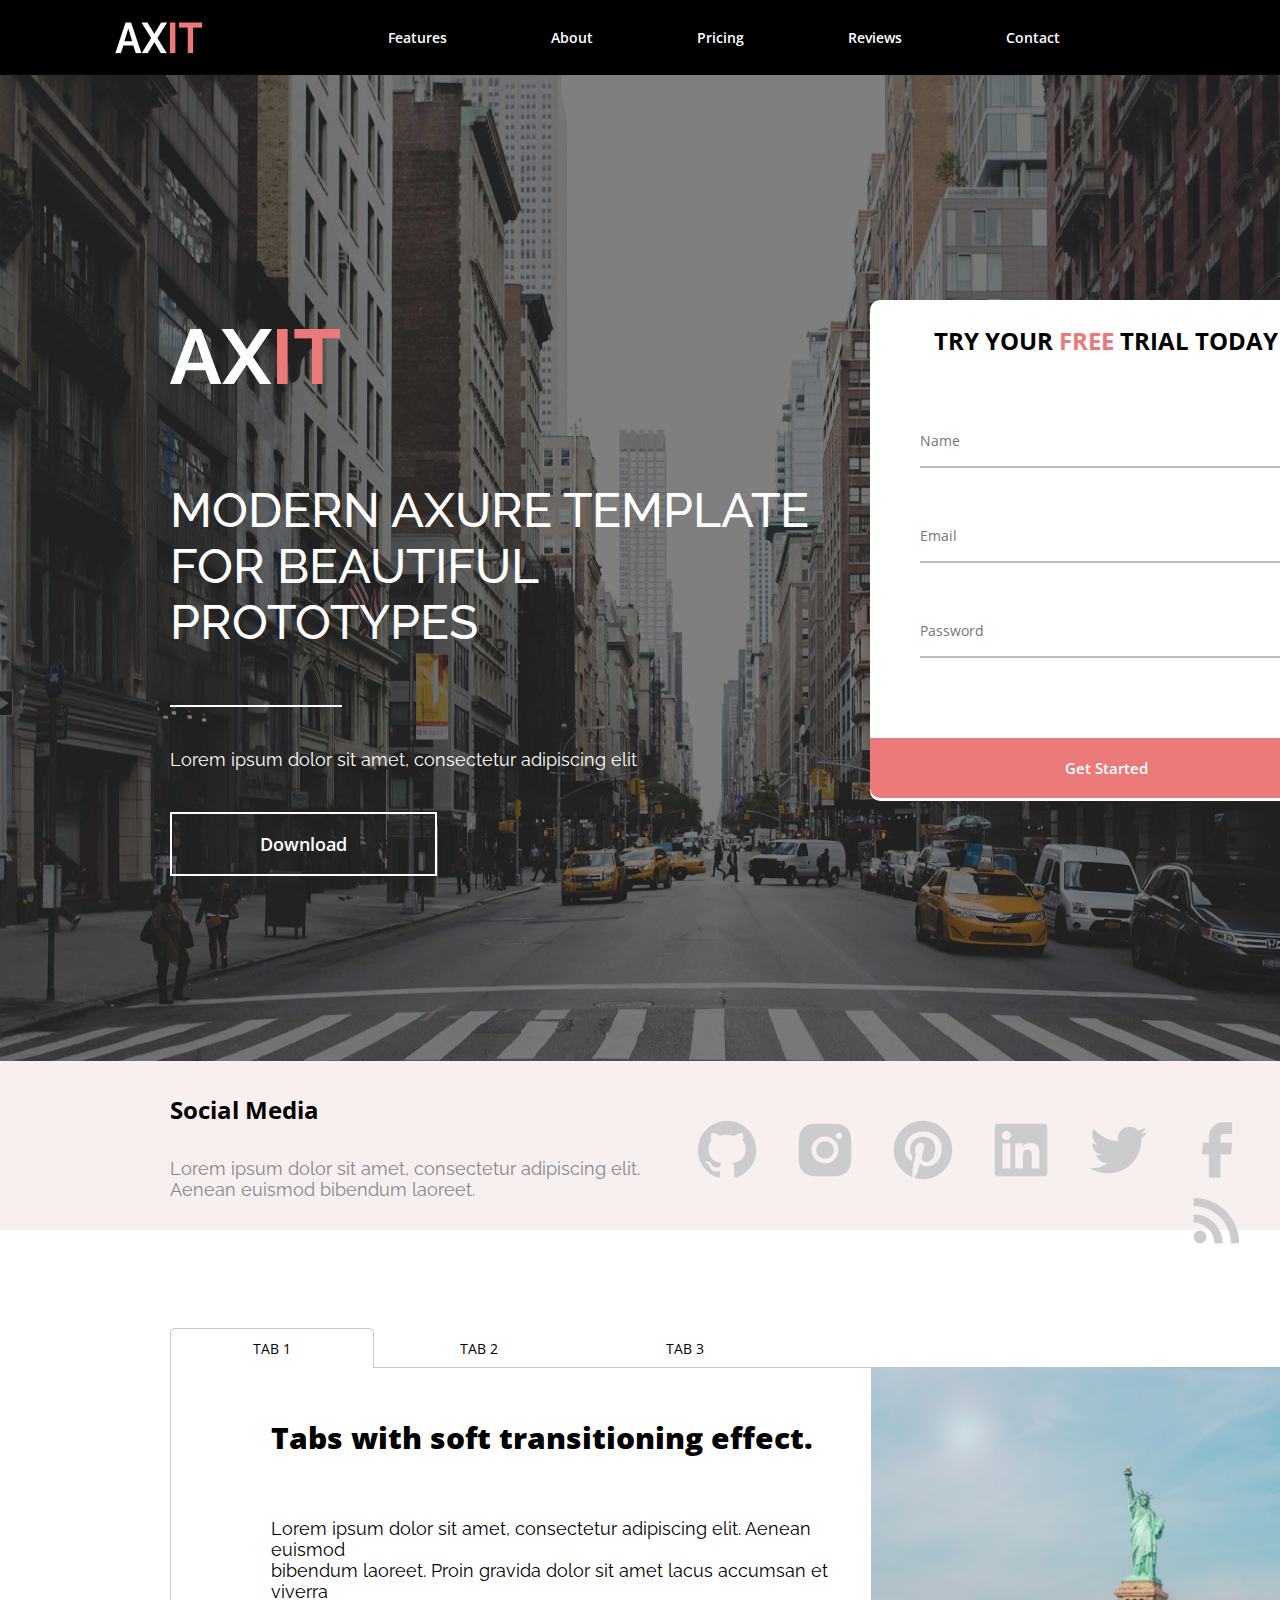
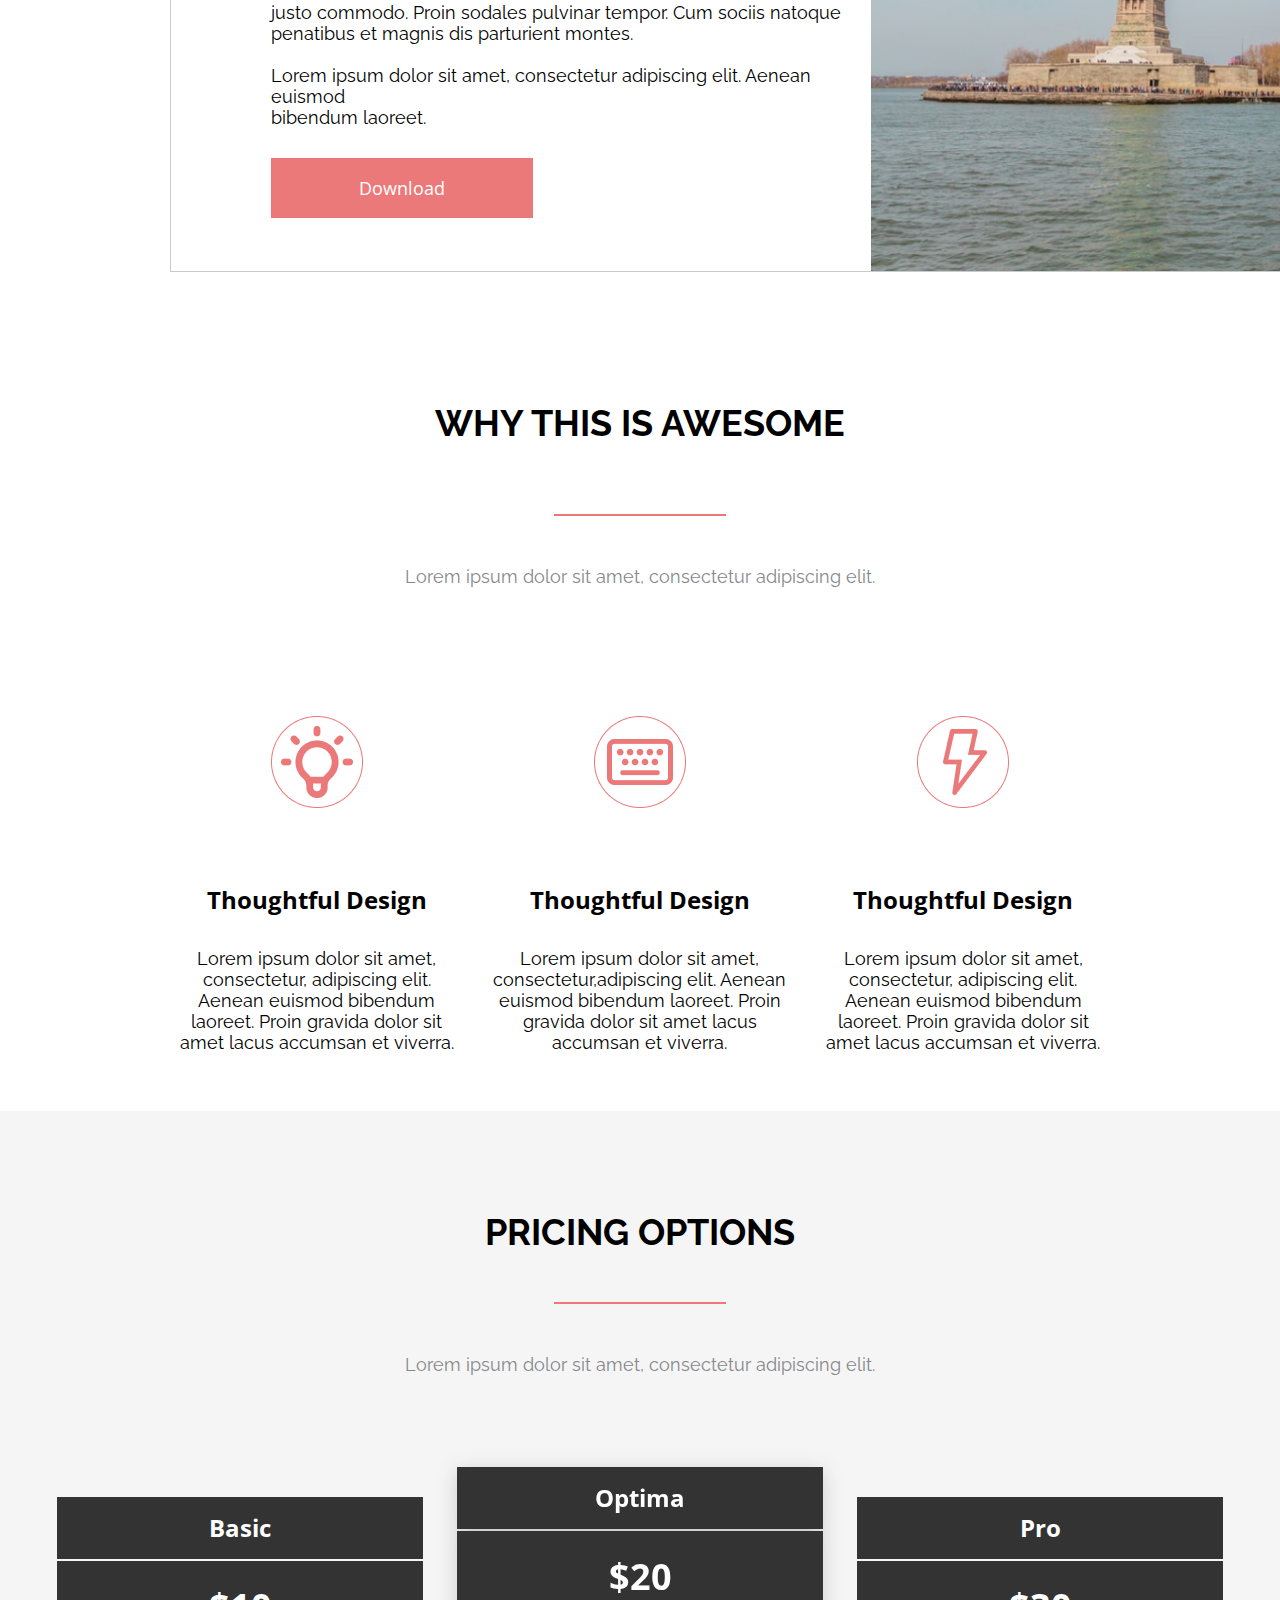
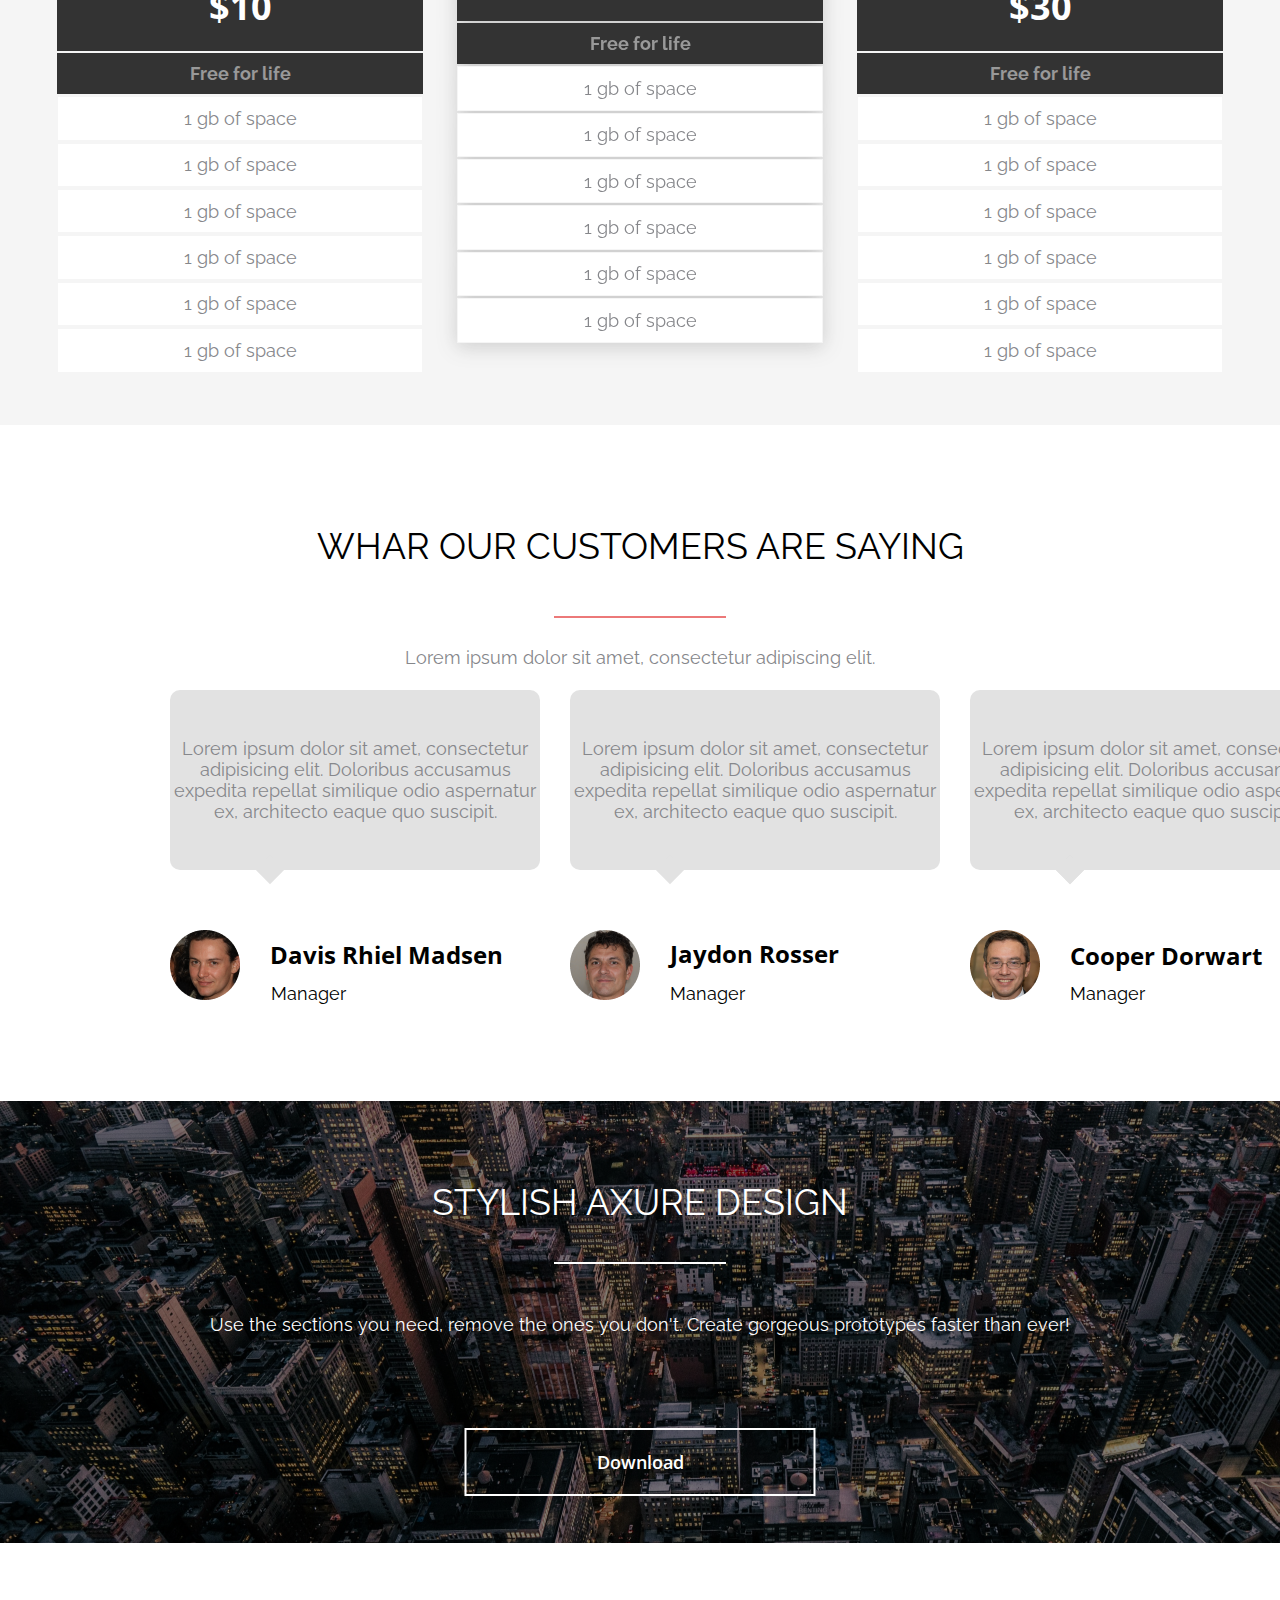
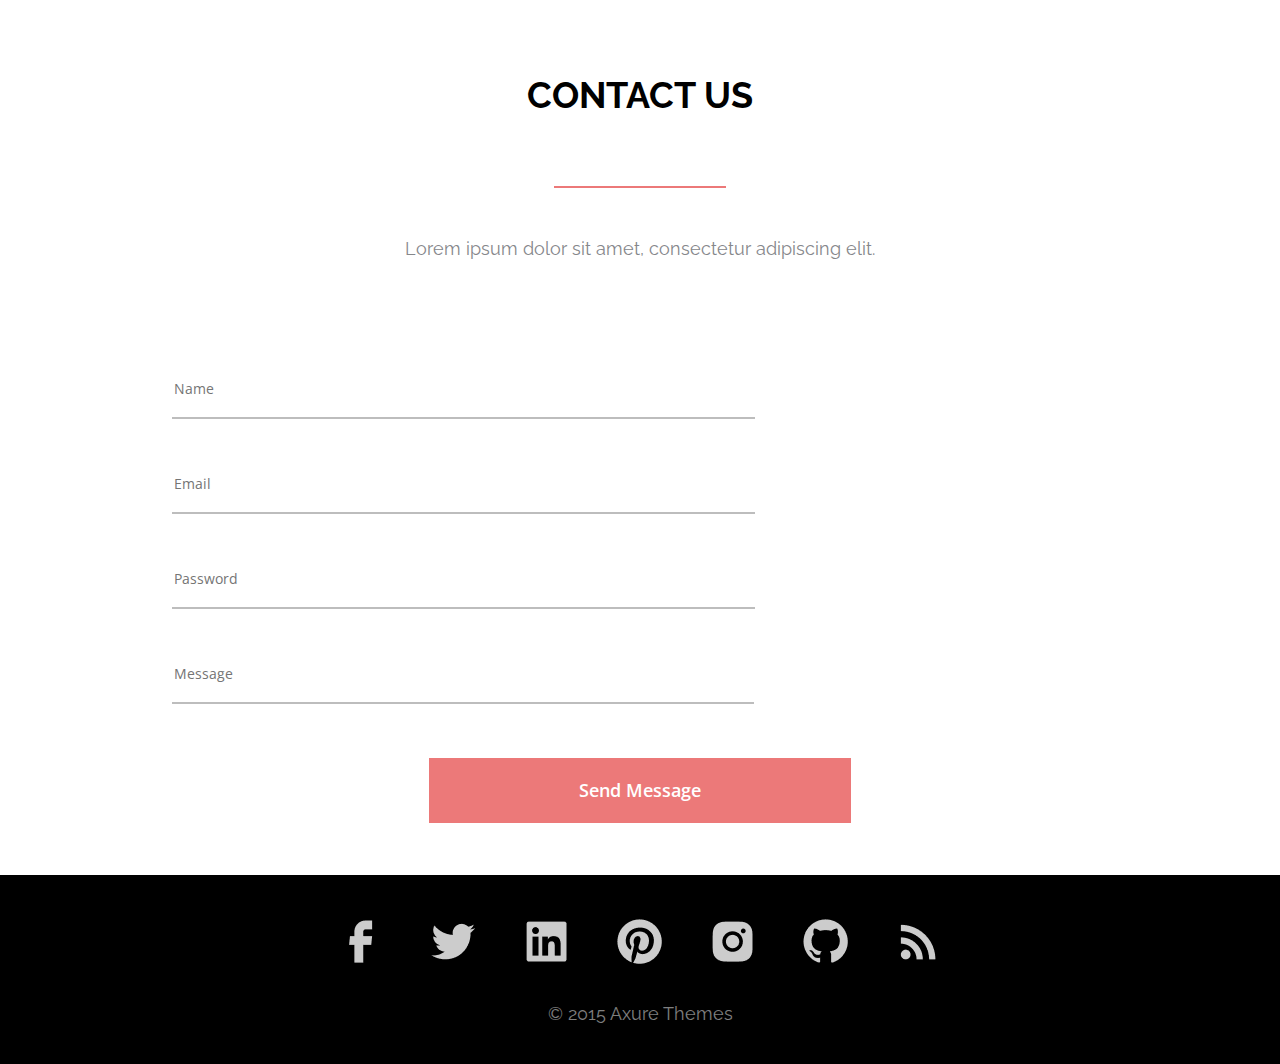
<file: src/index.html>
<!DOCTYPE html>
<html lang="zxx">
<head>
    <meta charset="UTF-8">
    <link rel="preconnect" href="https://fonts.googleapis.com">
    <link rel="preconnect" href="https://fonts.gstatic.com" crossorigin>
    <link href="https://fonts.googleapis.com/css2?family=Open+Sans:wght@300;400&family=Raleway:wght@100;300&display=swap" rel="stylesheet">
    <link rel="stylesheet" href="./style/style.css">
    <meta name="viewport" content="width=device-width, initial-scale=1.0">
    <title>AXIT</title>
</head>
<body>
    <div class="wrapper">

        <header class="header">
            <div class="header-container">
                <img class="header-logo" src="./icon/axit.png" alt="">
                <nav class="navbar-wrap">
                    <ul class="navbar-menu">
                        <li><a href="#">Features</a></li>
                        <li><a href="#">About</a></li>
                        <li><a href="#">Pricing</a></li>
                        <li><a href="#">Reviews</a></li>
                        <li><a href="#">Contact</a></li>
                    </ul>
                </nav>
            </div>
        </header>
 

        <div class="main" style="background-image: url(../src/style/images/banner.png);">
            <div class="banner">
                <div class="banner__text">
                    <img class="axit-banner" src="./icon/axit-banner.png" alt="">
                    <h1>MODERN AXURE TEMPLATE FOR BEAUTIFUL PROTOTYPES</h1>
                    <hr class="line-banner">
                    <h5>Lorem ipsum dolor sit amet, consectetur adipiscing elit</h5>
                    <div class="banner__button">
                        <button class="button button1">Download</button>
                    </div>
                </div>
                <div class="registration-banner">
                    <form class="form-registration-banner">
                        <h3 class="text-center">TRY YOUR <span style="color: rgba(236, 121, 121, 1)">FREE</span> TRIAL TODAY</h3>
                        <div class="form-group">
                            <input class="form-control item" type="text" name="username" placeholder="Name">
                            <hr class="line-registration">
                        </div>
                        <div class="form-group">
                            <input class="form-control item" type="email" name="email" placeholder="Email">
                            <hr class="line-registration">
                        </div>
                        <div class="form-group">
                            <input class="form-control item" type="password" name="password" placeholder="Password">
                            <hr class="line-registration">
                        </div>
                        <div class="form-group">
                            <button class="btn create-account" type="submit">Get Started</button>
                        </div>
                    </form> <!--form-registration-banner-->
                </div> <!--registration-banner-->
            </div> <!--banner-->
        </div>


        <div class="social">
            <div class="social-media">
                <div class="social-media__text">
                    <h4>Social Media</h4>
                </div>
                <div class="social-media__about">
                    <h5>Lorem ipsum dolor sit amet, consectetur adipiscing elit. 
                        Aenean euismod bibendum laoreet.</h5>
                </div>
                <nav class="social-media__icon">
                    <img src="./icon/facebook_icon.png" alt="">
                    <img src="./icon/twitter_icon.png" alt="">
                    <img src="./icon/linkedin_icon.png" alt="">
                    <img src="./icon/pinterest_icon.png" alt="">
                    <img src="./icon/instagram_icon.png" alt="">
                    <img src="./icon/github_icon.png" alt="">                    
                    <img src="./icon/rss_icon.png" alt="">
                </nav>
            </div>
        </div>


        <section class="tabs">
            <div class="header-tabs">
                <span class="active">TAB 1</span>
                <span>TAB 2</span>
                <span>TAB 3</span>
            </div>
            <div class="content-tabs">
                <div class="content-tabs__text">
                    <h3>Tabs with soft transitioning effect.</h3>
                    <article>Lorem ipsum dolor sit amet, consectetur adipiscing elit. Aenean <br> euismod <br>
                        bibendum laoreet. Proin gravida dolor sit amet lacus accumsan et <br> viverra <br>
                        justo commodo. Proin sodales pulvinar tempor. Cum sociis natoque <br>
                        penatibus et magnis dis parturient montes. <br>
                        <br>
                        Lorem ipsum dolor sit amet, consectetur adipiscing elit. Aenean <br> euismod <br>
                        bibendum laoreet.</article>
                    <div class="content-tabs__button">
                        <button class="tabs-button button2">Download</button>
                    </div>
                </div>   
                <div class="content-tabs__icon">
                    <img class="tabs__icon" src="./icon/tab.png" height="100%" alt="">
                </div>
            </div>
        </section>
    
    
        <article class="container-about">
            <div class="container-about__header">
                <h2>WHY THIS IS AWESOME</h2>
            </div>
            <hr class="container-about__line">
            <div class="header-about__content">
                <h5>Lorem ipsum dolor sit amet, consectetur adipiscing elit.</h5>
            </div> <!--container-about__header-->
    
            <div class="content-about__group">
                <div class="content-about__group1">
                    <img class="icon" src="./icon/about_icon_1.png" alt="">
                    <h4>Thoughtful Design</h4>
                    <article>Lorem ipsum dolor sit amet, consectetur, adipiscing  
                        elit. Aenean euismod bibendum laoreet. Proin gravida  dolor sit amet lacus accumsan et viverra.</article>
                </div>
    
                <div class="content-about__group2">
                    <img class="icon" src="./icon/about_icon_2.png" alt="">
                    <h4>Thoughtful Design</h4>
                    <article>Lorem ipsum dolor sit amet,  consectetur,adipiscing
                        elit. Aenean euismod bibendum laoreet. Proin gravida  dolor sit amet lacus accumsan et viverra.</article>
                </div>
    
                <div class="content-about__group3">
                    <img class="icon" src="./icon/about_icon_3.png" alt="">
                    <h4>Thoughtful Design</h4>
                    <article>Lorem ipsum dolor sit amet, consectetur, adipiscing  
                        elit. Aenean euismod bibendum laoreet. Proin gravida  dolor sit amet lacus accumsan et viverra.</article>
                </div>
            </div> <!--content-about__group-->
        </article> <!--container-about-->


        <section class="container-pricing">
            <h2>PRICING OPTIONS</h2>
            <hr class="pricing-line">
            <h5>Lorem ipsum dolor sit amet, consectetur adipiscing elit.</h5>
            <div class="content-price">
                <table class="other-table">
                    <tr><th>Basic</th></tr>
                    <tr><th style="font-size: 36px;">$10</th></tr>
                    <tr><th class="font-price">Free for life</th></tr>
                    <tr><td>1 gb of space</td></tr>
                    <tr><td>1 gb of space</td></tr>
                    <tr><td>1 gb of space</td></tr>
                    <tr><td>1 gb of space</td></tr>
                    <tr><td>1 gb of space</td></tr>
                    <tr><td>1 gb of space</td></tr>
                </table>
                <table class="main-table">
                    <tr><th>Optima</th></tr>
                    <tr><th style="font-size: 36px;">$20</th></tr>
                    <tr><th class="font-price">Free for life</th></tr>
                    <tr><td>1 gb of space</td></tr>
                    <tr><td>1 gb of space</td></tr>
                    <tr><td>1 gb of space</td></tr>
                    <tr><td>1 gb of space</td></tr>
                    <tr><td>1 gb of space</td></tr>
                    <tr><td>1 gb of space</td></tr>
                </table>
                <table class="other-table">
                    <tr><th>Pro</th></tr>
                    <tr><th style="font-size: 36px;">$30</th></tr>
                    <tr><th class="font-price">Free for life</th></tr>
                    <tr><td>1 gb of space</td></tr>
                    <tr><td>1 gb of space</td></tr>
                    <tr><td>1 gb of space</td></tr>
                    <tr><td>1 gb of space</td></tr>
                    <tr><td>1 gb of space</td></tr>
                    <tr><td>1 gb of space</td></tr>
                </table>
            </div> <!--content-price-->
        </section> <!--container-pricing-->


        
        <div class="reviews">
            <div class="reviews-header__text">
                <span>WHAR OUR CUSTOMERS ARE SAYING</span>
            </div>
            <hr class="reviews-line">
            <div class="header-reviews__content">
                <span>Lorem ipsum dolor sit amet, consectetur adipiscing elit.</span>
            </div>
            <div class="customers">

                <div class="customer1">
                    <div class="customer1__text">
                        <span>Lorem ipsum dolor sit amet, 
                            consectetur adipisicing elit. Doloribus 
                            accusamus expedita repellat similique 
                            odio aspernatur ex, architecto eaque 
                            quo suscipit.</span>
                    </div>
                    <div class="customer-icon1">
                        <img src="./icon/Ellipse1.png" alt="">
                        <h4>Davis Rhiel Madsen</h4>
                        <span>Manager</span>
                    </div>
                </div>
                <div class="customer2">
                    <div class="customer2__text">
                        <span>Lorem ipsum dolor sit amet, 
                            consectetur adipisicing elit. Doloribus 
                            accusamus expedita repellat similique 
                            odio aspernatur ex, architecto eaque 
                            quo suscipit.</span>
                    </div>
                    <div class="customer-icon2">
                        <img src="./icon/Ellipse2.png" alt="">
                        <h4>Jaydon Rosser</h4>
                        <span>Manager</span>
                    </div>
                </div>

                <div class="customer3">
                    <div class="customer3__text">
                        <span>Lorem ipsum dolor sit amet, 
                            consectetur adipisicing elit. Doloribus 
                            accusamus expedita repellat similique 
                            odio aspernatur ex, architecto eaque 
                            quo suscipit.</span>
                    </div>
                    <div class="customer-icon3">
                        <img src="./icon/Ellipse3.png" alt="">
                        <h4>Cooper Dorwart</h4>
                        <span>Manager</span>
                    </div>
                </div>

            </div>
        </div>


        <div class="banner2" style="background-image: url(../src/style/images/banner2.png);">
            <div class="container-banner2">
                <div class="header-banner2__text">
                    <h2>STYLISH AXURE DESIGN</h2>
                </div>
                <hr class="line-banner2">
                <div class="header-banner2__content">
                    <h5>Use the sections you need, remove the ones you don't.  Create gorgeous prototypes faster than ever!</h5>
                </div>
                <div class="">
                    <button class="button-banner2 button3" type="submit">Download</button>
                </div>
            </div>
        </div>


        <section class="container-contact">
            <div class="container-contact__header">
                <h2>CONTACT US</h2>
            </div>
            <hr class="container-contact__line">
            <div class="header-contact__content">
                <h5>Lorem ipsum dolor sit amet, consectetur adipiscing elit.</h5>
            </div>
            <form class="container-form">
                <div class="form-contact">
                    <input class="form-contact item" type="text" name="username" placeholder="Name">
                    <hr class="line-contact">
                </div>
                <div class="form-contact">
                    <input class="form-contact item" type="email" name="email" placeholder="Email">
                    <hr class="line-contact">
                </div>
                <div class="form-contact">
                    <input class="form-contact item" type="password" name="password" placeholder="Password">
                    <hr class="line-contact">
                </div>
               <div class="form-contact">
                    <input class="form-contact item2" type="text" name="message" placeholder="Message">
                    <hr class="line-contact2">
                </div>
                <button class="submitbtn" type="submit">Send Message</button>
            </form> <!--container-form-->
        </section> <!--container-contact-->


        <footer class="footer">
            <nav class="social-media__icon2">
                <img src="./icon/facebook_icon2.png" alt="">
                <img src="./icon/twitter_icon2.png" alt="">
                <img src="./icon/linkedin_icon2.png" alt="">
                <img src="./icon/pinterest_icon2.png" alt="">
                <img src="./icon/instagram_icon2.png" alt="">                    
                <img src="./icon/github_icon2.png" alt="">
                <img src="./icon/rss_icon2.png" alt="">
            </nav>
            <article class="footer__text">
                <h6 class="footer__tex">© 2015 Axure Themes</h6>
            </article>
        </footer> <!--footer-->

    </div> <!--wrapper-->
</body>
</html>
</file>
<file: src/style/style.css>
body {
    margin: 0;
}

.wrapper {
    box-sizing: border-box;
}

/*header*/

.header {
    min-height: 75px;
    max-width: 100%;
}

.header .header-container {
    display: flex;
    justify-content: space-between;
    align-items: center;
    background: black;
}

.navbar-wrap {
    display: flex;
    align-items: center;
    flex-flow: row nowrap;
}

.header-container .header-logo {
    padding-left: 115px;
}

.navbar-menu {
    list-style-type: none;
    padding-left: 0;
}

.navbar-menu li {
    display: inline-block;
}

.navbar-menu li a {
    display: inline-block;
    padding: 8px 50px;
    text-decoration: none;
    color: #fff;

    font-family: 'Open Sans';
    font-style: normal;
    font-weight: 600;
    font-size: 14px;
    line-height: 19px;
}

.navbar-menu li:last-child {
    padding-right: 170px;
}

.navbar-menu li a:hover {
    background-color: #EC7979;
}

.navbar-menu li a:active {
    background-color: #AB4949;
}

/*banner*/

.main {
    max-width: 100%;
    margin: auto;
    background-repeat: no-repeat;
    position: relative;
    z-index: 1;
}

.main:before {
    content: "";
    position: absolute;
    top: 0;
    left: 0;
    width: 100%;
    height: 100%;
    opacity: .5;
    z-index: -1;
    background: #000000;
}

.banner {
    padding: 0 170px 0;
}

.banner__text {
    padding-top: 231px;
    padding-bottom: 185px;
}

.axit-banner {  
    width: 270px;
    height: 100px;
    margin-bottom: 72px;
}

.banner__text h1 {
    margin: 0;
    padding: 0;
    width: 670px;
    margin-bottom: 55px;

    font-family: 'Raleway';
    font-style: normal;
    font-weight: 500;
    font-size: 48px;
    line-height: 56px;
    display: flex;
    align-items: center;

    color:#FFFFFF;
}

.line-banner {
    margin: auto 0;
    margin-bottom: 42px;
    width: 170px;
    border: 1px solid #FFFFFF;
    font-size: 18px;
} 

.banner__text h5 {
    margin-bottom: 42px;

    font-family: 'Raleway';
    font-style: normal;
    font-weight: 400;
    font-size: 18px;
    line-height: 21px;
    color: #FFFFFF;
}

.button {
    border: none;
    color: white;
    border: 2px solid #fff;
    padding: 18px 88px;
    text-align: center;
    text-decoration: none;
    display: inline-block;

    font-family: 'Open Sans';
    font-style: normal;
    font-weight: 600;
    font-size: 18px;
    cursor: pointer;
}

.button1 {
    background-color: transparent;
}

.button1:hover {
    color: #EC7979;
    border: 2px solid #EC7979;
}

.button1:active {
    color: #fff;
    background: #AB4949;
    border: 2px solid #AB4949;
}

.registration-banner {
    position: absolute;
    top: 225px;
    left: 870px;
    background: #FFFFFF;
    border-radius: 10px;
}

.form-registration-banner {
    padding: 0 50px 135px;
}

.form-registration-banner h3 {
    font-family: 'Open Sans';
    font-style: normal;
    font-weight: 700;
    font-size: 24px;
    line-height: 33px;
    text-align: center;
}

.form-registration-banner .item {
    border: none;
    outline: none;
    width: 370px;
    padding: 0;
    margin-top: 50px;

    font-family: 'Open Sans';
    font-style: normal;
    font-weight: 400;
    font-size: 14px;
    line-height: 19px;
}

.line-registration {
    width: 370px;
    margin-top: 16px;
    border: 0.5px solid #BDBDBD;
}

.form-registration-banner .create-account {
    position: absolute;
    height: 60px;
    width: 100%;
    left: 0;
    top: 438px;
    border: none;
    padding: 10px 0;
    background: #EC7979;
    border-radius: 0px 0px 10px 10px;

    font-family: 'Open Sans';
    font-style: normal;
    font-weight: 600;
    font-size: 15px;
    line-height: 20px;
    text-align: center;
    color: #FFFFFF;
}

.create-account:hover {
    background: #AB4949;
    border-radius: 0px 0px 10px 10px;
}

.create-account:active {
    background: #EC7979;
    border-radius: 0px 0px 10px 10px;
}

/*social*/

.social {
    display: flex;
    max-width: 100%;
    background: #F8EFEF;
}

.social-media {
    display: inline-block;
    padding-left: 170px;
}

.social-media__text h4 {
    font-family: 'Open Sans';
    font-style: normal;
    font-weight: 700;
    font-size: 24px;
    line-height: 33px;
}

.social-media__about h5 {
    width: 470px;
    font-family: 'Raleway';
    font-style: normal;
    font-weight: 400;
    font-size: 18px;
    line-height: 21px;
    color: rgba(134, 135, 139, 1);
}

.social-media__icon {
    display: inline;
    align-items: center;
    position: absolute;
    left: 689px;
    top: 1115px;
}

.social-media__icon img {
    margin-right: 28px;
    float: right;
}

.social-media__icon img:hover {
    filter: brightness(70%);
}

/*tabs*/

.tabs {
    max-width: 100%;
    margin: 0 auto;
    padding: 100px 170px 0;
}

.header-tabs {
    padding: 9px 0;
    text-align: left;
}

.header-tabs span {
    padding: 10px 82px;
    margin: 0;

    font-family: 'Open Sans';
    font-style: normal;
    font-weight: 400;
    font-size: 14px;
    line-height: 19px;
}

.header-tabs span.active {
    padding: 10px 82px;
    border: 1px solid #C6CBCD;
    border-bottom: 0;
    border-radius: 5px 5px 0px 0px;
    box-sizing: content-box;

    font-family: 'Open Sans';
    font-style: normal;
    font-weight: 400;
    font-size: 14px;
    line-height: 19px;
}

.content-tabs {
    display: flex;
    width: 1170px;

    border-right: 1px solid #C6CBCD;
    border-left: 1px solid #C6CBCD;
    border-bottom: 1px solid #C6CBCD;

    background: linear-gradient(#C6CBCD, #C6CBCD);
    background-size: 968px 1px;
    background-repeat: no-repeat;
    background-position: right top;
}

.content-tabs__text {
    padding: 20px 30px 10px 100px;
}

.content-tabs__text h3 {
    padding-bottom: 30px;

    font-family: 'Open Sans';
    font-style: normal;
    font-weight: 900;
    font-size: 30px;
    line-height: 41px;
}

.content-tabs__text article {
    padding-bottom: 30px;
    width: 570px;
    font-family: 'Raleway';
    font-style: normal;
    font-weight: 400;
    font-size: 18px;
    line-height: 21px;
}

.tabs-button {
    border: none;
    display: inline-block;
    margin-bottom: 0;
    text-align: center;
    padding: 18px 88px;
    font-size: 18px;
    text-decoration: none;
    font-family: 'Open Sans';
    color: #fff;
    background-color: #EC7979;
}

.button2:hover {
    background: #AB4949;
}

.button2:active {
    background: #EC7979;
    box-shadow: inset 0px 0px 10px #AB4949;
}

/*container-about*/

.container-about {
    max-width: 100%;
    margin: 0 auto;
    padding: 100px 170px 0;
}

.container-about__header h2 {
    text-align: center;
    padding-bottom: 40px;

    font-family: 'Raleway';
    font-style: normal;
    font-size: 36px;  
}

.container-about__line {
    align-items: center;
    width: 170px;
    border: 1px solid #EC7979;
    font-size: 18px;
}


.header-about__content h5 {
    padding-top: 20px;
    padding-bottom: 60px;
    text-align: center;
    color: rgba(134, 135, 139, 1);
    text-align: center;

    font-family: 'Raleway';
    font-style: normal;
    font-weight: 400;
    font-size: 18px;
    line-height: 21px;
}

.content-about__group {
    display: flex;
    max-width: 1170px;
    align-items: center;
    justify-content: center;
    margin: 0 auto;
    padding-bottom: 58px;
}

.content-about__group h4 {
    font-family: 'Open Sans';
    font-style: normal;
    font-weight: 700;
    font-size: 24px;
    line-height: 33px;
}

.content-about__group1 {
    text-align: center;
    width: 370px;
    margin-right: 30px;

    color: rgba(0, 0, 0, 1);
    font-family: 'Raleway';
    font-style: normal;
    font-weight: 400;
    font-size: 18px;
}

.content-about__group2 {
    text-align: center;
    width: 370px;
    margin-right: 30px;

    color: rgba(0, 0, 0, 1);
    font-family: 'Raleway';
    font-style: normal;
    font-weight: 400;
    font-size: 18px;
}

.content-about__group3 {
    text-align: center;
    width: 370px;

    color: rgba(0, 0, 0, 1);
    font-family: 'Raleway';
    font-style: normal;
    font-weight: 400;
    font-size: 18px;
}

/*pricing*/

.container-pricing {
    max-width: 100%;
    margin: 0 auto;
    padding-top: 100px;
    background: rgba(245, 245, 245, 1);
}

.container-pricing h2 {
    padding: 0;
    margin: 0;
    text-align: center;
    padding-bottom: 40px;

    font-family: 'Raleway';
    font-style: normal;
    font-size: 36px;
}

.pricing-line {
    align-items: center;
    width: 170px;
    border: 1px solid #EC7979;
    font-size: 18px;
}

.container-pricing h5 {
    padding-top: 20px;
    padding-bottom: 60px;
    text-align: center;
    color: rgba(134, 135, 139, 1);

    font-family: 'Raleway';
    font-style: normal;
    font-weight: 400;
    font-size: 18px;
    line-height: 21px;
}

.content-price {
    display: flex;
    justify-content: center;
    align-items: center;
    padding-bottom: 50px;
}

table {
    width: 370px;
    height: 510px;
}

.other-table {
    padding-top: 30px;
}

.main-table {
    padding-bottom: 30px;
    margin: 0 30px;
    filter: drop-shadow(0px 4px 10px rgba(51, 51, 51, 0.2));
}

th {
    background: rgba(51, 51, 51, 1);
    color: #fff;

    font-family: 'Open Sans';
    font-style: normal;
    font-size: 24px;
}

td {
    text-align: center;
    color: #86878B;
    background: rgba(255, 255, 255, 1);
    border: 1px solid rgba(245, 245, 245, 1);

    font-family: 'Raleway';
    font-style: normal;
    font-size: 18px;
}

td:hover {
    width: 370px;
    height: 45px;
    box-shadow: 0 12px 16px 0 rgba(0, 0, 0, 0.24), 0 17px 50px 0 rgba(0, 0, 0, 0.19);
    background: transparent;
}

.font-price {
    color: rgba(255, 255, 255, 0.5);

    font-family: 'Raleway';
    font-style: normal;
    font-size: 18px;
}

/*reviews*/

.reviews {
    max-width: 100%;
    margin: 0 auto;
    padding-top: 100px;
    padding-bottom: 300px;
}

.reviews-header__text {
    padding: 0;
    margin: 0;
    text-align: center;
    padding-bottom: 40px;

    font-family: 'Raleway';
    font-style: normal;
    font-size: 36px;
}

.reviews-line {
    align-items: center;
    width: 170px;
    border: 1px solid #EC7979;
    font-size: 18px;
}

.header-reviews__content {
    padding-top: 20px;
    padding-bottom: 83px;
    text-align: center;
    color: rgba(134, 135, 139, 1);
    text-align: center;

    font-family: 'Raleway';
    font-style: normal;
    font-weight: 400;
    font-size: 18px;
    line-height: 21px;
}

.customers {
    padding-bottom: 50px;
}

.customer1 {
    width: 370px;
    height: 180px;
    position: absolute;
    left: 170px;
    top: 3890px;
}

.customer1__text {
    width: 370px;
    height: 180px;
    display: flex;
    align-items: center;
    text-align: center;
    background: #E2E2E2;
    border-radius: 10px;
}

.customer1__text span {
    font-family: 'Raleway';
    font-style: normal;
    font-weight: 400;
    font-size: 18px;
    line-height: 21px;
    color: #86878B;
}

.customer1__text::before, .customer3::after {
    content: '';
    position: absolute;
    background: #e2e2e2;
    left: 90px; 
    bottom: -10px;
    width: 20px; 
    height: 20px;
    transform: rotate(45deg);
    -webkit-transform: rotate(-45deg);
}

.customer1__text::before {
    z-index: 1;
    box-shadow: none;
}

.customer-icon1 {
    height: 135px;
    width: 370px;
}

.customer-icon1 img {
    margin-top: 60px;
}

.customer-icon1 h4 {
    height: 54px;
    width: 269px;
    margin: 0;
    position: absolute;
    left: 27%;
    top: 138%;
    right: 0;
    bottom: 25.74%;

    font-family: 'Open Sans';
    font-style: normal;
    font-weight: 700;
    font-size: 24px;
    line-height: 33px;
}

.customer-icon1 span {
    margin-left: 27px;

    font-family: 'Raleway';
    font-style: normal;
    font-weight: 400;
    font-size: 18px;
    line-height: 21px;
}


.customer2 {
    position: absolute;
    width: 370px;
    height: 336px;
    left: 570px;
    top: 3890px;
}

.customer2__text {
    width: 370px;
    height: 180px;
    display: flex;
    align-items: center;
    text-align: center;

    background: #E2E2E2;
    border-radius: 10px;
}

.customer2__text span {
    margin: 0;
    
    font-family: 'Raleway';
    font-style: normal;
    font-weight: 400;
    font-size: 18px;
    line-height: 21px;

    color: #86878B;
}

.customer2::before, .customer3::after {
    content: '';
    position: absolute;
    background: #E2E2E2;
    left: 90px; 
    bottom: 146px;
    width: 20px; 
    height: 20px;
    transform: rotate(45deg);
    -webkit-transform: rotate(45deg);
}

.customer2::before {
    z-index: 1;
    box-shadow: none;
}

.customer-icon2 {
    height: 135px;
    width: 370px;
}

.customer-icon2 img {
    margin-top: 60px;
}

.customer-icon2 h4 {
    height: 54px;
    width: 269px;
    position: absolute;
    left: 27%;
    top: 64%;
    right: 0;
    bottom: 25.74%;

    font-family: 'Open Sans';
    font-style: normal;
    font-weight: 700;
    font-size: 24px;
    line-height: 33px;
}

.customer-icon2 span {
    margin-left: 26px;

    font-family: 'Raleway';
    font-style: normal;
    font-weight: 400;
    font-size: 18px;
    line-height: 21px;
}


.customer3 {
    position: absolute;
    width: 370px;
    height: 336px;
    left: 970px;
    top: 3890px;
}

.customer3__text {
    width: 370px;
    height: 180px;
    display: flex;
    align-items: center;
    text-align: center;

    background: #E2E2E2;
    border-radius: 10px;
}

.customer3__text span {
    font-family: 'Raleway';
    font-style: normal;
    font-weight: 400;
    font-size: 18px;
    line-height: 21px;

    color: #86878B;
}

.customer3::before, .customer3::after {
    content: '';
    position: absolute;
    background: #e2e2e2;
    left: 90px; 
    bottom: 146px;
    width: 20px; 
    height: 20px;
    transform: rotate(45deg);
    -webkit-transform: rotate(45deg);
}

.customer3::before {
    z-index: 1;
    box-shadow: none;
}

.customer-icon3 {
    height: 135px;
    width: 370px;
}

.customer-icon3 img {
    margin-top: 60px;
}

.customer-icon3 h4 {
    height: 54px;
    width: 269px;
    margin: 0;
    position: absolute;
    left: 27%;
    right: 0%;
    top: 74%;
    bottom: 25.74%;

    font-family: 'Open Sans';
    font-style: normal;
    font-weight: 700;
    font-size: 24px;
    line-height: 33px;
}

.customer-icon3 span {
    margin-left: 26px;

    font-family: 'Raleway';
    font-style: normal;
    font-weight: 400;
    font-size: 18px;
    line-height: 21px;
}

/*banner nr 2*/

.banner2 {
    max-width: 100%;
    min-height: 442px;
    background-repeat: no-repeat;
    position: relative;
    z-index: 1;
}

.banner2::before {
    content: "";
    position: absolute;
    left: 0;
    top: 0;
    width: 100%;
    height: 100%;
    opacity: .5;
    z-index: -1;
    background: #000000;
}

.header-banner2__text h2 {
    margin: 0 auto;
    padding-top: 80px;
    padding-bottom: 30px;
    text-align: center;
    color: #fff;

    font-family: 'Raleway';
    font-style: normal;
    font-weight: 400;
    font-size: 36px;
    line-height: 42px;
}

.line-banner2 {
    align-items: center;
    width: 170px;
    border: 1px solid #fff;
    font-size: 18px;
}

.header-banner2__content h5 {
    padding-top: 20px;
    padding-bottom: 50px;
    text-align: center;
    color: rgba(255, 255, 255, 1);
    text-align: center;
    margin-bottom: 43px;

    font-family: 'Raleway';
    font-style: normal;
    font-weight: 400;
    font-size: 18px;
    line-height: 21px;
}

.button3 {
    border: none;
    color: white;
    border: 2px solid #fff;
    padding: 20px 130px;
    text-align: center;
    text-decoration: none;
    position: relative;
    left: 50%;
    transform: translate(-50%, 0);

    font-family: 'Open Sans';
    font-style: normal;
    font-weight: 600;
    font-size: 18px;
    cursor: pointer;
}

.button3 {
    background-color: transparent;
}

.button3:hover {
    color: #EC7979;
    border: 2px solid #EC7979;
}

.button3:active {
    color: #fff;
    background: #AB4949;
    border: 2px solid #AB4949;
}

/*contact*/

.container-contact {
    max-width: 100%;
    margin: 0 auto;
    padding-top: 100px;

    border: 2px solid rgb(255, 255, 255);
}

.container-contact__header h2 {
    padding-bottom: 40px;
    text-align: center;

    font-family: 'Raleway';
    font-style: normal;
    font-size: 36px;  
}

.container-contact__line {
    align-items: center;
    width: 170px;
    border: 1px solid #EC7979;
    font-size: 18px;
}

.header-contact__content h5 {
    padding-top: 20px;
    padding-bottom: 89px;
    text-align: center;
    color: rgba(134, 135, 139, 1);
    text-align: center;

    font-family: 'Raleway';
    font-style: normal;
    font-weight: 400;
    font-size: 18px;
    line-height: 21px;
}

.container-form {
    padding: 0 170px 50px;
}

.form-contact {
    display: inline-block;
    padding-right: 30px;
}

.form-contact .item {
    border: none;
    outline: none;
    margin-bottom: 10px;

    font-family: 'Open Sans';
    font-style: normal;
    font-weight: 400;
    font-size: 14px;
    line-height: 19px;
}

.line-contact {
    margin-bottom: 50px;
    border: 0.5px solid #BDBDBD;
}

.line-contact2 {
    margin-bottom: 50px;
    border: 0.5px solid #BDBDBD;
}

input[type="text"] {
    width: 551px;
}

input[type="email"] {
    width: 551px;
}

input[type="password"] {
    width: 551px;
}

.form-contact .item2 {
    border: none;
    outline: none;
    margin-bottom: 10px;

    font-family: 'Open Sans';
    font-style: normal;
    font-weight: 400;
    font-size: 14px;
    line-height: 19px;
    width: 550px;
}

.submitbtn {
    border: none;
    text-decoration: none;
    padding: 20px 150px;
    margin: 0 auto;
    background-color: #EC7979;

    font-family: 'Open Sans';
    font-style: normal;
    font-weight: 600;
    font-size: 18px;
    line-height: 25px;
    display: flex;
    align-items: center;
    text-align: center; 
    color: #ffffff;
}

.submitbtn:hover {
    background-color:#AB4949;
}

.submitbtn:active {
    background-color: #EC7979;
    box-shadow: inset 0px 0px 10px #AB4949; 
}

/*footer*/

.footer {
    max-width: 100%;
    padding-top: 40px;
    background-color: rgb(0, 0, 0);
}

.social-media__icon2 {
    padding-bottom: 30px;
    display: inline-block;
    position: relative;
    left: 50%;
    transform: translate(-50%, 0);
}

.social-media__icon2 img {
    margin-right: 35px;
}

.social-media__icon2 img:last-child {
    margin-right: 0;
}

.social-media__icon2 img:hover {
    filter: brightness(70%);
}

.footer__text h6 {
    padding: 0;
    margin: 0;
    padding-bottom: 40px;
    text-align: center;

    font-family: 'Raleway';
    font-style: normal;
    font-weight: 400;
    font-size: 18px;
    line-height: 21px;
    color: rgba(255, 255, 255, 0.5);
}

@media (max-width: 1024px) {

    .navbar-menu li a {
        padding: 7px 25px;
    }

    .navbar-menu li:last-child {
        padding-right: 20px;
    }

    .banner {
        padding: 0 115px 0;
    }

    .banner__text {
        padding-top: 154px;
        padding-bottom: 115px;
    }

    .banner__text h1 {
        font-size: 36px;
        line-height: 42px;
        width: 454.36px;
    }

    .line-banner {
        width: 115.28px;
    }

    .banner__text h5 {
        font-size: 14px;    
        line-height: 16px;
        width: 183.1px;
    }

    .button {
        padding: 10px 50px;
    
        font-family: 'Open Sans';
        font-style: normal;
        font-weight: 600;
        font-size: 18px;
        cursor: pointer;
    }

    .registration-banner {
        position: absolute;
        top: 215px;
        left: 606px;
        background: #FFFFFF;
        border-radius: 10px;
    }
    
    .form-registration-banner {
        padding: 0 50px 135px;
    }
    
    .form-registration-banner h3 {
        font-size: 18px;
        line-height: 25px;
    }
    
    .form-registration-banner .item {
        width: 298px;
    }
    
    .line-registration {
        width: 298px;
        margin: 0;
        margin-top: 16px;
    }

    /*social*/

    .social-media {
        padding-left: 15px;
    }

    .social-media__text h4 {
        font-size: 18px;
        line-height: 25px;
    }

    .social-media__about h5 {
        font-size: 14px;
        line-height: 16px;
        width: 402px;
    }
    
    .social-media__icon {
        position: absolute;
        left: 445px;
        top: 900px;
    }
    
    .social-media__icon img {
        width: 64px;
        height: 64px;
        margin-right: 15px;
        float: none;
    }

    /*tabs*/

    .tabs {
        padding: 60px 15px 0;
    }
    
    .header-tabs span {
        padding: 10px 60px;
    }

    .header-tabs span.active {
        padding: 10px 60px;
    }

    .content-tabs {
        width: 992px;
        background-size: 834px 1px;
    }

    .content-tabs__text {
        padding: 0 30px 50px 84px;
    }
    
    .content-tabs__text h3 {
        padding-bottom: 38px;
    
        font-size: 24px;
        line-height: 33px;
    }
    
    .content-tabs__text article {
        padding-bottom: 38px;
        width: 482.89px;

        font-size: 14px;
        line-height: 16px;
    }

    .content-tabs__icon {
        height: 385px;
        width: 398.21px; 
    }

    .content-tabs__icon img {
        height: 428px;
        width: 398.21px;
    }

    /*container about*/

    .container-about {
        padding: 100px 16px 0;
    }
    
    .container-about__header h2 {
        padding-bottom: 32px;
    
        font-size: 24px;
        line-height: 28px;
    }
    
    .container-about__line {
        width: 142px;
    }
    
    .header-about__content h5 {
        padding-top: 15px;
        padding-bottom: 30px;
    
        font-size: 14px;
        line-height: 16px;
    }

    .content-about__group {
        padding-bottom: 60px;
    }

    .content-about__group h4 {
        font-size: 18px;
    }
    
    .content-about__group1 {
        width: 318px;
        margin-right: 20px;
    
        font-size: 14px;
        line-height: 16px;
    }

    .content-about__group2 {
        width: 318px;
        margin-right: 20px;
    
        font-size: 14px;
        line-height: 16px;
    }
    .content-about__group3 {
        width: 318px;
        margin-right: 20px;
    
        font-size: 14px;
        line-height: 16px;
    }

    /*pricing*/

    .container-pricing {
        padding-top: 70px;
    }

    .container-pricing h2 {
        padding-bottom: 32px;
    
        font-size: 24px;
        line-height: 28px;
    }

    .pricing-line {
        width: 142px;
    }

    .container-pricing h5 {
        padding-top: 15px;
        padding-bottom: 33px;
    
        font-size: 14px;
        line-height: 16px;
    }

    table {
        width: 318px;
    }
    
    .other-table {
        padding-top: 20px;
    }
    
    .main-table {
        padding-bottom: 30px;
        margin: 0 20px;
    }
    
    td:hover {
        width: 142px;
    }
    
    /*reviews*/

    .reviews {
        padding-top: 70px;
    }

    .reviews-header__text span {
        padding-bottom: 32px;
    
        font-size: 24px;
        line-height: 28px;
    }

    .reviews-line {
        width: 142px;
    }

    .header-reviews__content {
        padding: 0;
        padding-top: 15px;
        padding-bottom: 33px;
    }

    .header-reviews__content span {    
        font-size: 14px;
        line-height: 16px;
    }





    .customers {
        padding-bottom: 30px;
    }
    
    .customer1 {
        width: 317px;
        height: 180px;
        position: absolute;
        left: 16px;
        top: 3260px;
    }
    
    .customer1__text {
        width: 317px;
    }
    
    .customer1__text span {
        width: 317px;
        font-size: 14px;
        line-height: 16px;
    }
    
    .customer-icon1 {
        height: 135px;
        width: 317px;
    }
    
    .customer-icon1 img {
        height: 63px;
        width: 63px;
        margin-top: 40px;
    }
    
    .customer-icon1 h4 {
        left: 27%;
        top: 128%;
        height: 36px;
        width: 230.45px;
    
        font-size: 18px;
        line-height: 25px;
    }
    
    .customer-icon1 span {
        margin-left: 20px;
    
        font-size: 14px;
        line-height: 16px;
    }


    .customer2 {
        position: absolute;
        width: 317px;
        height: 336px;
        left: 352.5px;
        top: 3260px;
    }

    .customer2__text {
        width: 317px;
        height: 180px;
    }

    .customer2__text span {
        width: 317px;
        font-size: 14px;
        line-height: 16px;
    }

    .customer-icon2 {
        height: 135px;
        width: 317px;
    }

    .customer-icon2 img {
        height: 63px;
        width: 63px;
        margin-top: 40px;
    }

    .customer-icon2 h4 {
        height: 36px;
        width: 230.45px;
        left: 27%;
        top: 61.5%;

        font-size: 18px;
        line-height: 25px;
    }

    .customer-icon2 span {
        margin-left: 20px;
    
        font-size: 14px;
        line-height: 16px;
    }


    .customer3 {
        position: absolute;
        width: 317px;
        height: 336px;
        left: 690px;
        top: 3260px;
    }

    .customer3__text {
        width: 317px;
    }

    .customer3__text span {
        width: 317px;
        font-size: 14px;
        line-height: 16px;
    }

    .customer-icon3 {
        height: 135px;
        width: 317px;
    }

    .customer-icon3 img {
        height: 63px;
        width: 63px;
        margin-top: 40px;
    }

    .customer-icon3 h4 {
        height: 36px;
        width: 230.45px;
        left: 27%;
        top: 68.5%;

        font-size: 18px;
        line-height: 25px;
    }

    .customer-icon3 span {
        margin-left: 20px;
    
        font-size: 14px;
        line-height: 16px;
    }


    /*banner nr 2*/

    .banner2 {
        min-height: 358px;
    }

    .header-banner2__text h2 {
        padding-top: 70px;
        padding-bottom: 30px;

        font-size: 24px;
        line-height: 28px;
    }

    .line-banner2 {
        width: 142px;
    }

    .header-banner2__content h5 {
        padding-top: 20px;
        margin: 0;

        font-size: 14px;
        line-height: 16px;
    }

    .button3 {
        padding: 20px 120px;
    }

    /*contact*/

    .container-contact {
        padding-top: 70px;
    }

    .container-contact__header h2 {
        padding-bottom: 32px;
    
        font-weight: 700;
        font-size: 24px;
        line-height: 28px;
    }

    .container-contact__line {
        width: 142px;
    }

    .header-contact__content h5 {
        padding-top: 15px;
        padding-bottom: 33px;
    
        font-size: 14px;
        line-height: 16px;
    }

    .container-form {
        padding: 0 16px 40px;
    }

    .form-contact .item {
        color: #BDBDBD;
    }


    input[type="text"] {
        width: 466px;
    }

    input[type="email"] {
        width: 466px;
    }

    input[type="password"] {
        width: 466px;
    }

    .form-contact .item2 {
        width: 426px;
    }

    .submitbtn {
        padding: 20px 110px;
    }

    /*footer*/

    .social-media__icon2 img {
        margin-right: 30px;
        height: 45px;
        width: 45px;
    }

    .footer__text h6 {
        font-size: 14px;
        line-height: 16px;
    }

}
</file>
